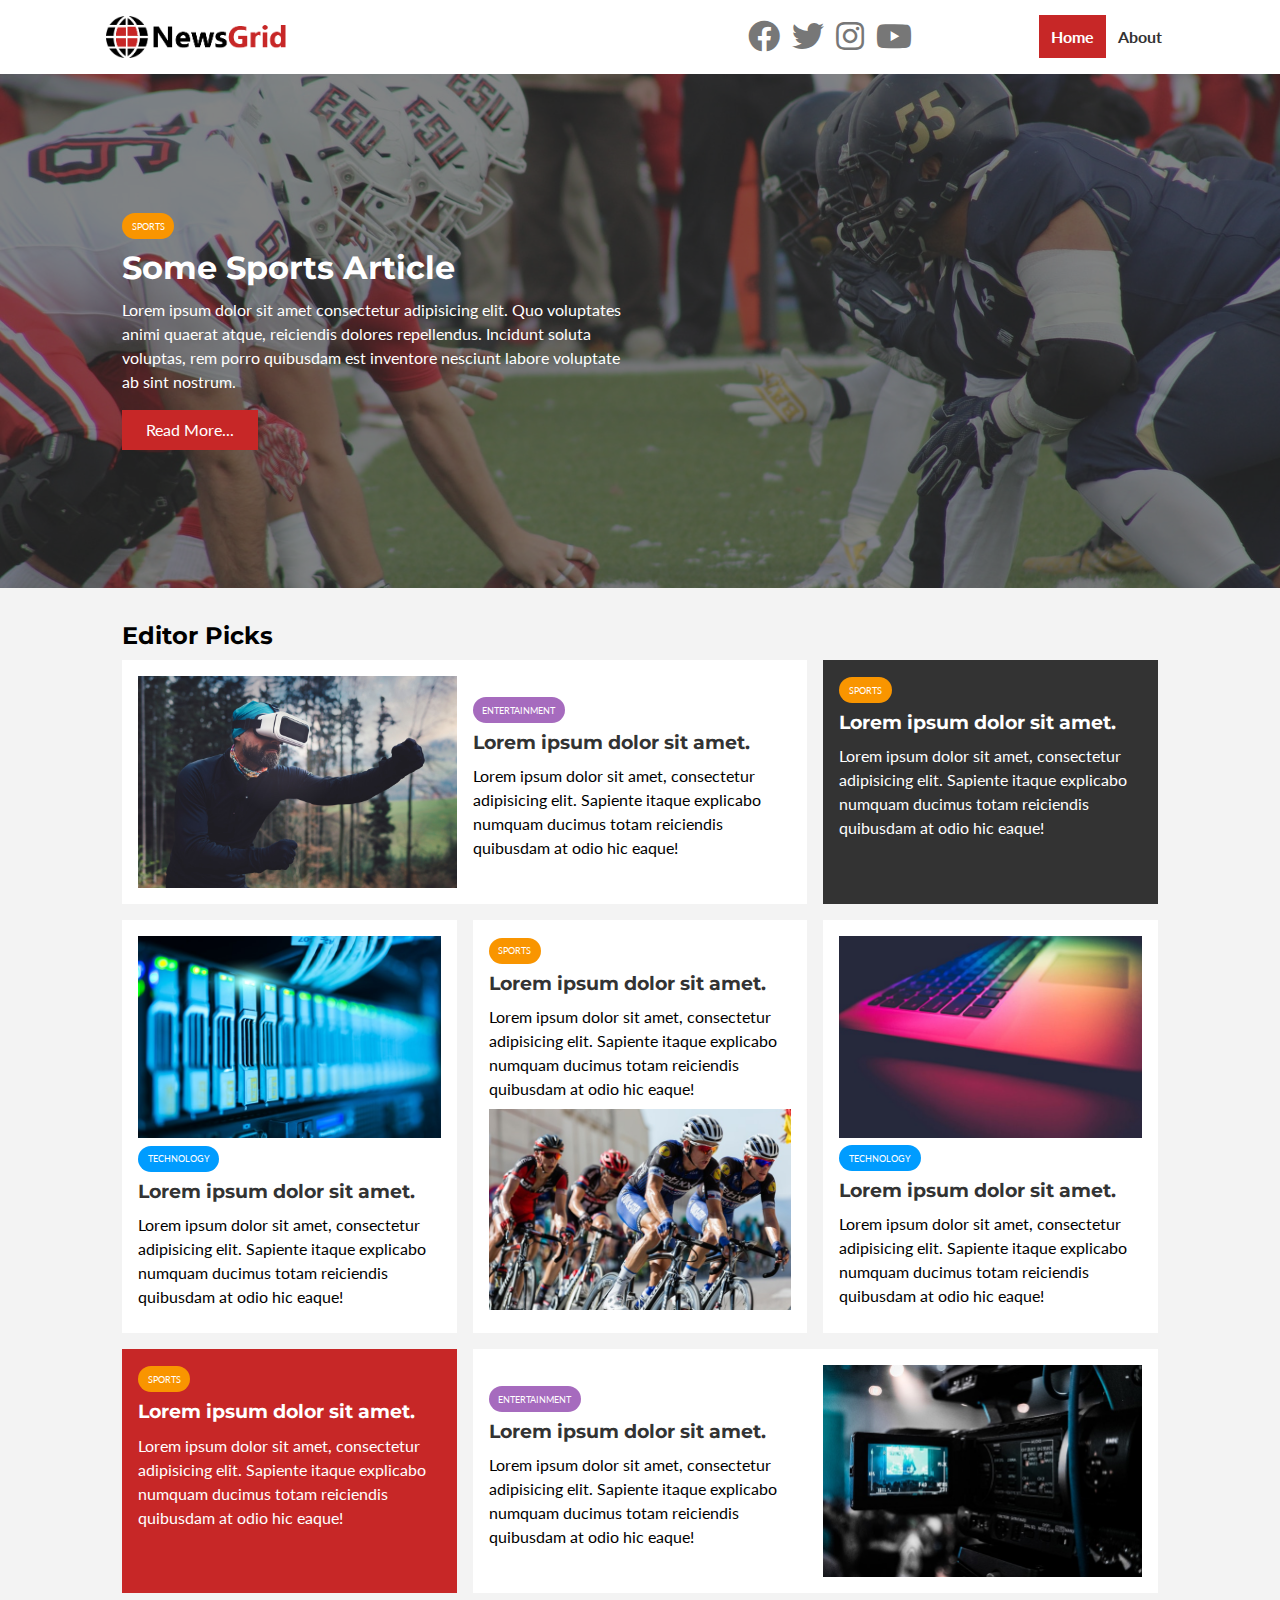
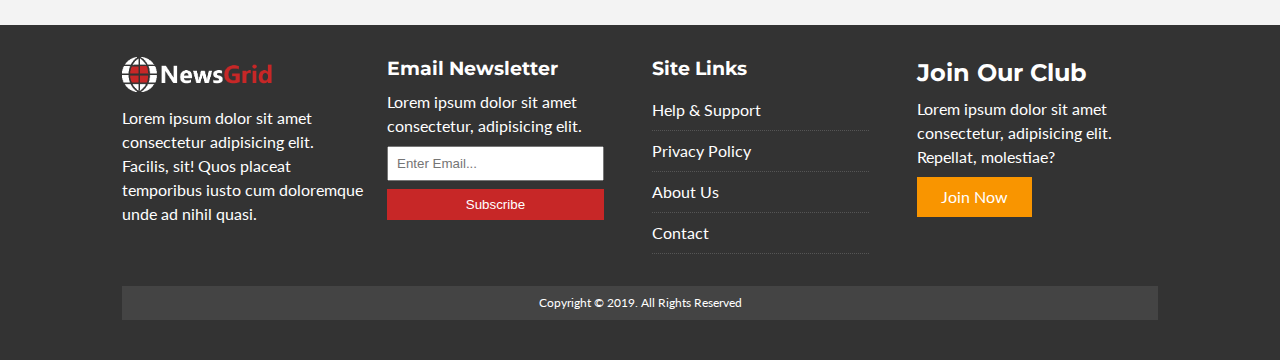
<file: index.html>
<!DOCTYPE html>
<html lang="en">
<head>
  <meta charset="UTF-8">
  <meta name="viewport" content="width=device-width, initial-scale=1.0">
  <meta http-equiv="X-UA-Compatible" content="ie=edge">
  <link rel="shortcut icon" href="http://example.com/favicon.ico" />
  <link href="https://cdnjs.cloudflare.com/ajax/libs/font-awesome/5.9.0/css/all.min.css" rel="stylesheet">
  <link href="https://fonts.googleapis.com/css?family=Lato|Montserrat&display=swap" rel="stylesheet">
  <link rel="stylesheet" href="css/style.css">
  <link rel="stylesheet" media="screen and (max-width: 768px)" href="css/mobile.css">
  <link rel="shortcut icon" type="image/x-icon" href="favicon.ico">
  <title>NewsGrid | Latest News</title>
</head>
<body>
  <nav id="main-nav">
    <div class="container">
      <img src="img/logo.png" alt="NewsGrid" class="logo">
      <div class="social">
        <a href="http://www.facebook.com" target="_blank"><i class="fab fa-facebook fa-2x"></i></a>
        <a href="http://www.twitter.com" target="_blank"><i class="fab fa-twitter fa-2x"></i></a>
        <a href="http://www.instagram.com" target="_blank"><i class="fab fa-instagram fa-2x"></i></a>
        <a href="http://www.youtube.com" target="_blank"><i class="fab fa-youtube fa-2x"></i></a>
      </div>
      <ul>
        <li><a href="index.html" class="current">Home</a></li>
        <li><a href="about.html">About</a></li>
      </ul>
    </div>
  </nav>

  <!--Showcase-->
  <header id="showcase">
    <div class="container">
      <div class="showcase-container">
        <div class="showcase-content">
          <div class="category category-sports">Sports</div>
          <h1>Some Sports Article</h1>
          <p>Lorem ipsum dolor sit amet consectetur adipisicing elit. Quo voluptates animi quaerat atque, reiciendis dolores repellendus. Incidunt soluta voluptas, rem porro quibusdam est inventore nesciunt labore voluptate ab sint nostrum.</p>
          <a href="article.html" class="btn btn-primary">Read More...</a>
        </div>
      </div>
    </div>
  </header>

  <!--Home Article-->
  <section id="home-articles" class="py-2">
    <div class="container">
      <h2>Editor Picks</h2>
      <div class="articles-container">
        <article class="card">
          <img src="img/articles/ent1.jpg" alt="article">
          <div>
            <div class="category category-ent">Entertainment</div>
            <h3><a href="article.html">Lorem ipsum dolor sit amet.</a></h3>
            <p>Lorem ipsum dolor sit amet, consectetur adipisicing elit. Sapiente itaque explicabo numquam ducimus totam reiciendis quibusdam at odio hic eaque!</p>
          </div>
        </article>
        <article class="card bg-dark">
          <div class="category category-sports">Sports</div>
          <h3><a href="article.html">Lorem ipsum dolor sit amet.</a></h3>
          <p>Lorem ipsum dolor sit amet, consectetur adipisicing elit. Sapiente itaque explicabo numquam ducimus totam reiciendis quibusdam at odio hic eaque!</p>
        </article>
        <article class="card">
          <img src="img/articles/tech1.jpg" alt="article">
          <div class="category category-tech">Technology</div>
          <h3><a href="article.html">Lorem ipsum dolor sit amet.</a></h3>
          <p>Lorem ipsum dolor sit amet, consectetur adipisicing elit. Sapiente itaque explicabo numquam ducimus totam reiciendis quibusdam at odio hic eaque!</p>
        </article>
        <article class="card">
          <div class="category category-sports">Sports</div>
          <h3><a href="article.html">Lorem ipsum dolor sit amet.</a></h3>
          <p>Lorem ipsum dolor sit amet, consectetur adipisicing elit. Sapiente itaque explicabo numquam ducimus totam reiciendis quibusdam at odio hic eaque!</p>
          <img src="img/articles/sports1.jpg" alt="article">
        </article>
        <article class="card">
          <img src="img/articles/tech2.jpg" alt="article">
          <div class="category category-tech">Technology</div>
          <h3><a href="article.html">Lorem ipsum dolor sit amet.</a></h3>
          <p>Lorem ipsum dolor sit amet, consectetur adipisicing elit. Sapiente itaque explicabo numquam ducimus totam reiciendis quibusdam at odio hic eaque!</p>
        </article>
        <article class="card bg-primary">
          <div class="category category-sports">Sports</div>
          <h3><a href="article.html">Lorem ipsum dolor sit amet.</a></h3>
          <p>Lorem ipsum dolor sit amet, consectetur adipisicing elit. Sapiente itaque explicabo numquam ducimus totam reiciendis quibusdam at odio hic eaque!</p>
        </article>
        <article class="card">
          <div>
            <div class="category category-ent">Entertainment</div>
            <h3><a href="article.html">Lorem ipsum dolor sit amet.</a></h3>
            <p>Lorem ipsum dolor sit amet, consectetur adipisicing elit. Sapiente itaque explicabo numquam ducimus totam reiciendis quibusdam at odio hic eaque!</p>
          </div>
          <img src="img/articles/ent2.jpg" alt="article">
        </article>
      </div>
    </div>
  </section>

  <!-- Footer -->
  <footer id="main-footer" class="py-2">
    <div class="container footer-container">
      <div>
        <img src="img/logo_light.png" alt="NewsGrid">
        <p>Lorem ipsum dolor sit amet consectetur adipisicing elit. Facilis, sit! Quos placeat temporibus iusto cum doloremque unde ad nihil quasi.</p>
      </div>
      <div>
        <h3>Email Newsletter</h3>
        <p>Lorem ipsum dolor sit amet consectetur, adipisicing elit.</p>
        <form>
          <input type="email" placeholder="Enter Email...">
          <input type="submit" value="Subscribe" class="btn btn-primary">
        </form>
      </div>
      <div>
        <h3>Site Links</h3>
        <ul class="list">
          <li><a href="#">Help & Support</a></li>
          <li><a href="#">Privacy Policy</a></li>
          <li><a href="#">About Us</a></li>
          <li><a href="#">Contact</a></li>
        </ul>
      </div>
      <div>
        <h2>Join Our Club</h2>
        <p>Lorem ipsum dolor sit amet consectetur, adipisicing elit. Repellat, molestiae?</p>
        <a href="#" class="btn btn-secondary">Join Now</a>
      </div>
      <p>Copyright &copy; 2019. All Rights Reserved</p>
    </div>
  </footer>
</body>
</html>
</file>
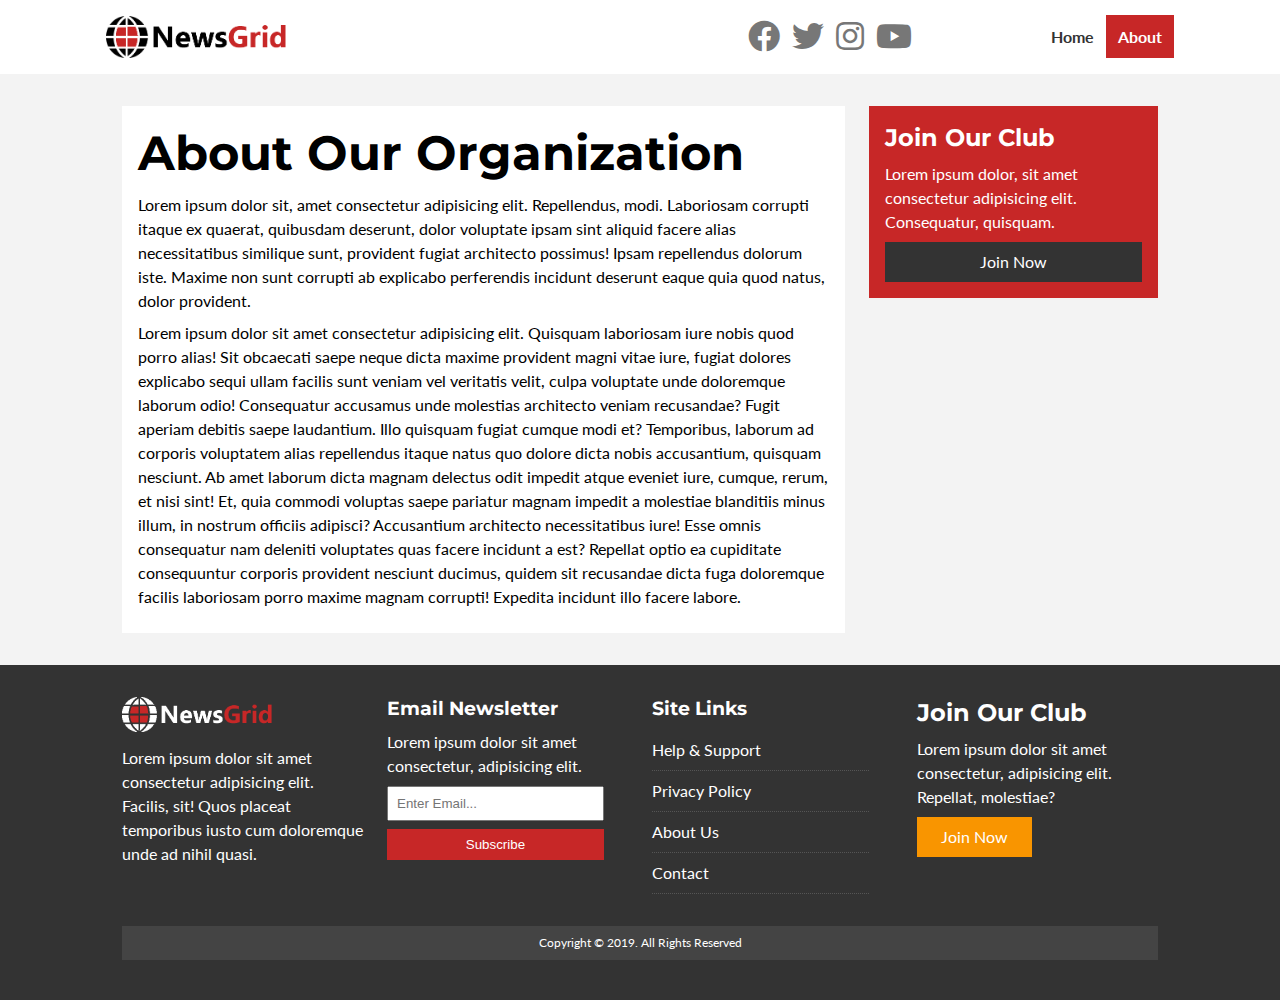
<file: about.html>
<!DOCTYPE html>
<html lang="en">
<head>
  <meta charset="UTF-8">
  <meta name="viewport" content="width=device-width, initial-scale=1.0">
  <meta http-equiv="X-UA-Compatible" content="ie=edge">
  <link rel="shortcut icon" href="http://example.com/favicon.ico" />
  <link href="https://cdnjs.cloudflare.com/ajax/libs/font-awesome/5.9.0/css/all.min.css" rel="stylesheet">
  <link href="https://fonts.googleapis.com/css?family=Lato|Montserrat&display=swap" rel="stylesheet">
  <link rel="stylesheet" href="css/style.css">
  <link rel="stylesheet" media="screen and (max-width: 768px)" href="css/mobile.css">
  <link rel="shortcut icon" type="image/x-icon" href="favicon.ico">
  <title>NewsGrid | About</title>
</head>
<body>
  <nav id="main-nav">
    <div class="container">
      <img src="img/logo.png" alt="NewsGrid" class="logo">
      <div class="social">
        <a href="http://www.facebook.com" target="_blank"><i class="fab fa-facebook fa-2x"></i></a>
        <a href="http://www.twitter.com" target="_blank"><i class="fab fa-twitter fa-2x"></i></a>
        <a href="http://www.instagram.com" target="_blank"><i class="fab fa-instagram fa-2x"></i></a>
        <a href="http://www.youtube.com" target="_blank"><i class="fab fa-youtube fa-2x"></i></a>
      </div>
      <ul>
        <li><a href="index.html">Home</a></li>
        <li><a href="about.html" class="current">About</a></li>
      </ul>
    </div>
  </nav>

  <section id="about">
    <div class="container">
      <div class="page-container">
        <article class="card">
          <h1 class="l-heading">About Our Organization</h1>
          <p>Lorem ipsum dolor sit, amet consectetur adipisicing elit. Repellendus, modi. Laboriosam corrupti itaque ex quaerat, quibusdam deserunt, dolor voluptate ipsam sint aliquid facere alias necessitatibus similique sunt, provident fugiat architecto possimus! Ipsam repellendus dolorum iste. Maxime non sunt corrupti ab explicabo perferendis incidunt deserunt eaque quia quod natus, dolor provident. </p>
          <p>Lorem ipsum dolor sit amet consectetur adipisicing elit. Quisquam laboriosam iure nobis quod porro alias! Sit obcaecati saepe neque dicta maxime provident magni vitae iure, fugiat dolores explicabo sequi ullam facilis sunt veniam vel veritatis velit, culpa voluptate unde doloremque laborum odio! Consequatur accusamus unde molestias architecto veniam recusandae? Fugit aperiam debitis saepe laudantium. Illo quisquam fugiat cumque modi et? Temporibus, laborum ad corporis voluptatem alias repellendus itaque natus quo dolore dicta nobis accusantium, quisquam nesciunt. Ab amet laborum dicta magnam delectus odit impedit atque eveniet iure, cumque, rerum, et nisi sint! Et, quia commodi voluptas saepe pariatur magnam impedit a molestiae blanditiis minus illum, in nostrum officiis adipisci? Accusantium architecto necessitatibus iure! Esse omnis consequatur nam deleniti voluptates quas facere incidunt a est? Repellat optio ea cupiditate consequuntur corporis provident nesciunt ducimus, quidem sit recusandae dicta fuga doloremque facilis laboriosam porro maxime magnam corrupti! Expedita incidunt illo facere labore.</p>
        </article>
        <aside class="card bg-primary">
          <h2>Join Our Club</h2>
          <p>Lorem ipsum dolor, sit amet consectetur adipisicing elit. Consequatur, quisquam.</p>
          <a href="#" class="btn btn-dark btn-block">Join Now</a>
        </aside>
      </div>
    </div>
  </section>
  

  <!-- Footer -->
  <footer id="main-footer" class="py-2">
    <div class="container footer-container">
      <div>
        <img src="img/logo_light.png" alt="NewsGrid">
        <p>Lorem ipsum dolor sit amet consectetur adipisicing elit. Facilis, sit! Quos placeat temporibus iusto cum doloremque unde ad nihil quasi.</p>
      </div>
      <div>
        <h3>Email Newsletter</h3>
        <p>Lorem ipsum dolor sit amet consectetur, adipisicing elit.</p>
        <form>
          <input type="email" placeholder="Enter Email...">
          <input type="submit" value="Subscribe" class="btn btn-primary">
        </form>
      </div>
      <div>
        <h3>Site Links</h3>
        <ul class="list">
          <li><a href="#">Help & Support</a></li>
          <li><a href="#">Privacy Policy</a></li>
          <li><a href="#">About Us</a></li>
          <li><a href="#">Contact</a></li>
        </ul>
      </div>
      <div>
        <h2>Join Our Club</h2>
        <p>Lorem ipsum dolor sit amet consectetur, adipisicing elit. Repellat, molestiae?</p>
        <a href="#" class="btn btn-secondary">Join Now</a>
      </div>
      <p>Copyright &copy; 2019. All Rights Reserved</p>
    </div>
  </footer>
</body>
</html>
</file>
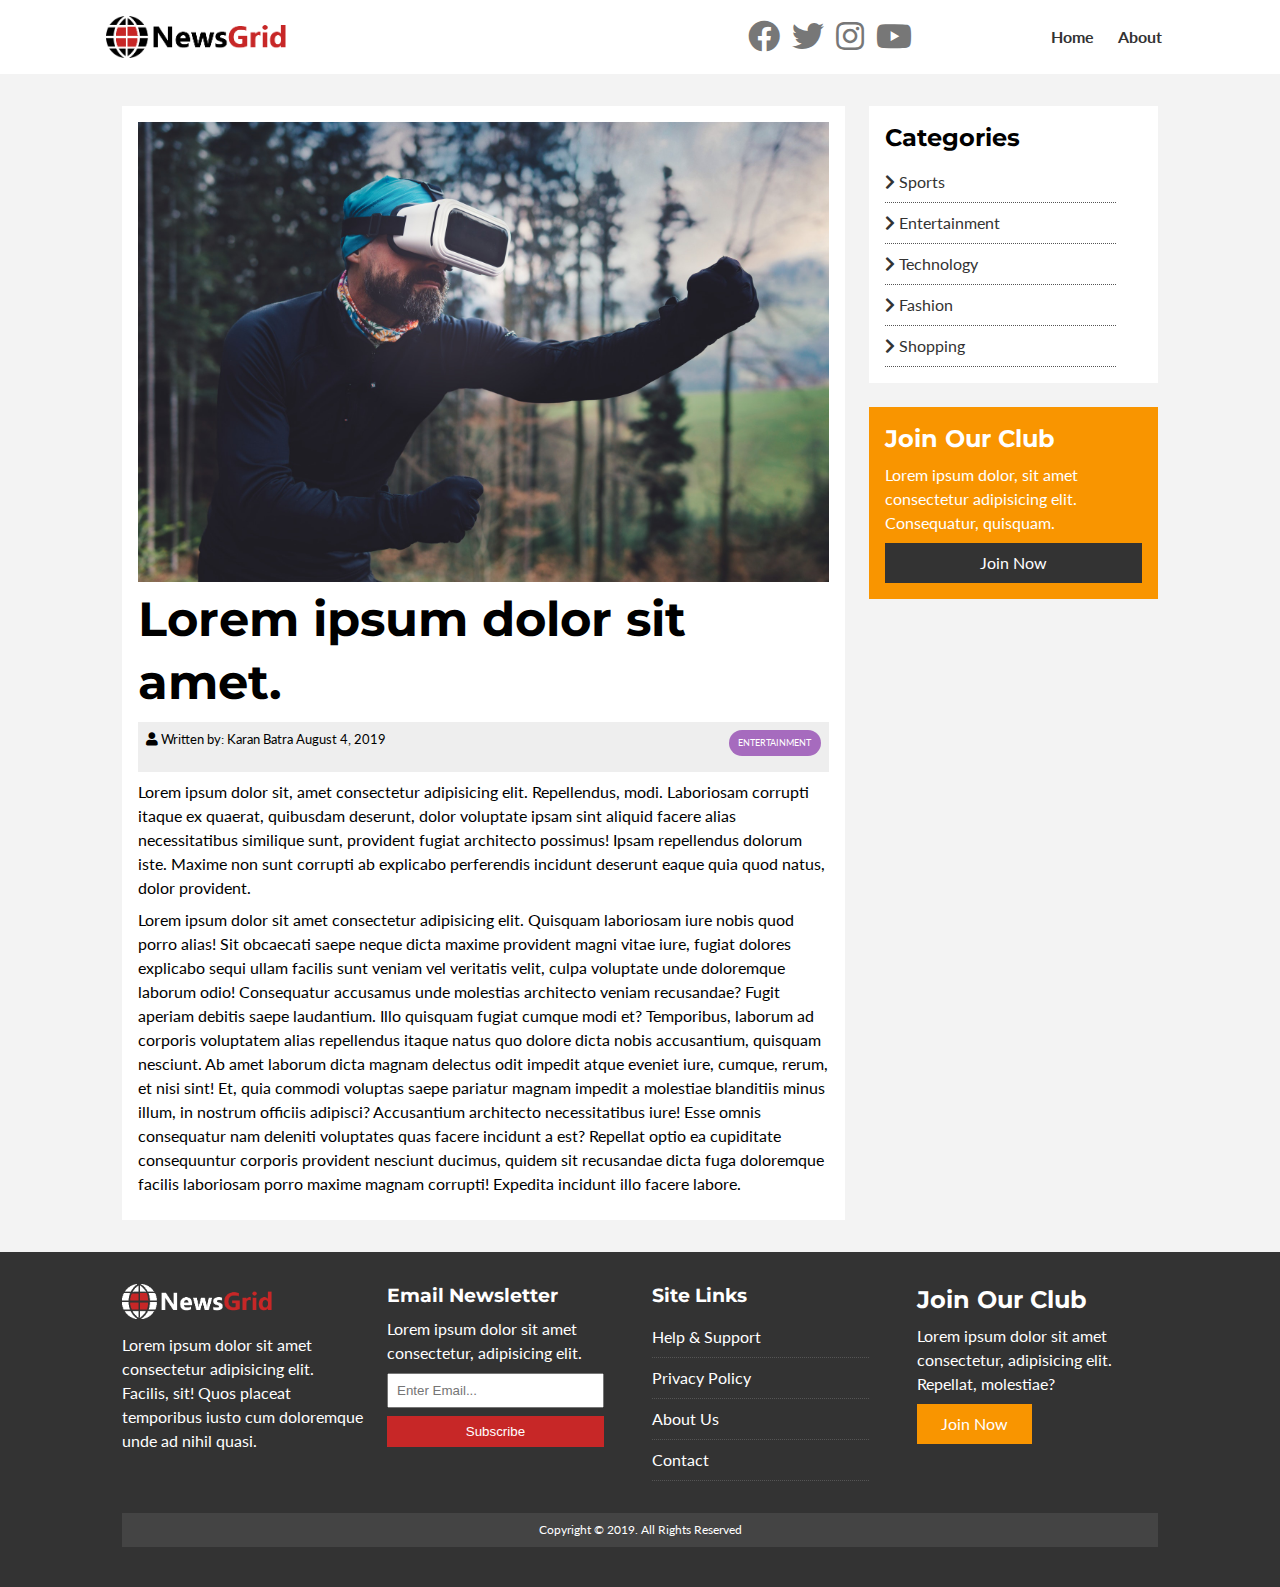
<file: article.html>
<!DOCTYPE html>
<html lang="en">
<head>
  <meta charset="UTF-8">
  <meta name="viewport" content="width=device-width, initial-scale=1.0">
  <meta http-equiv="X-UA-Compatible" content="ie=edge">
  <link rel="shortcut icon" href="http://example.com/favicon.ico" />
  <link href="https://cdnjs.cloudflare.com/ajax/libs/font-awesome/5.9.0/css/all.min.css" rel="stylesheet">
  <link href="https://fonts.googleapis.com/css?family=Lato|Montserrat&display=swap" rel="stylesheet">
  <link rel="stylesheet" href="css/style.css">
  <link rel="stylesheet" media="screen and (max-width: 768px)" href="css/mobile.css">
  <link rel="shortcut icon" type="image/x-icon" href="favicon.ico">
  <title>NewsGrid | Latest News</title>
</head>
<body>
  <nav id="main-nav">
    <div class="container">
      <img src="img/logo.png" alt="NewsGrid" class="logo">
      <div class="social">
        <a href="http://www.facebook.com" target="_blank"><i class="fab fa-facebook fa-2x"></i></a>
        <a href="http://www.twitter.com" target="_blank"><i class="fab fa-twitter fa-2x"></i></a>
        <a href="http://www.instagram.com" target="_blank"><i class="fab fa-instagram fa-2x"></i></a>
        <a href="http://www.youtube.com" target="_blank"><i class="fab fa-youtube fa-2x"></i></a>
      </div>
      <ul>
        <li><a href="index.html">Home</a></li>
        <li><a href="about.html">About</a></li>
      </ul>
    </div>
  </nav>

  <section id="article">
    <div class="container">
      <div class="page-container">
        <article class="card">
          <img src="img/articles/ent1.jpg" alt="">
          <h1 class="l-heading">Lorem ipsum dolor sit amet.</h1>
          <div class="meta">
            <small><i class="fas fa-user"></i> Written by: Karan Batra August 4, 2019</small>
            <div class="category category-ent">Entertainment</div>
          </div>
          <p>Lorem ipsum dolor sit, amet consectetur adipisicing elit. Repellendus, modi. Laboriosam corrupti itaque ex quaerat, quibusdam deserunt, dolor voluptate ipsam sint aliquid facere alias necessitatibus similique sunt, provident fugiat architecto possimus! Ipsam repellendus dolorum iste. Maxime non sunt corrupti ab explicabo perferendis incidunt deserunt eaque quia quod natus, dolor provident. </p>
          <p>Lorem ipsum dolor sit amet consectetur adipisicing elit. Quisquam laboriosam iure nobis quod porro alias! Sit obcaecati saepe neque dicta maxime provident magni vitae iure, fugiat dolores explicabo sequi ullam facilis sunt veniam vel veritatis velit, culpa voluptate unde doloremque laborum odio! Consequatur accusamus unde molestias architecto veniam recusandae? Fugit aperiam debitis saepe laudantium. Illo quisquam fugiat cumque modi et? Temporibus, laborum ad corporis voluptatem alias repellendus itaque natus quo dolore dicta nobis accusantium, quisquam nesciunt. Ab amet laborum dicta magnam delectus odit impedit atque eveniet iure, cumque, rerum, et nisi sint! Et, quia commodi voluptas saepe pariatur magnam impedit a molestiae blanditiis minus illum, in nostrum officiis adipisci? Accusantium architecto necessitatibus iure! Esse omnis consequatur nam deleniti voluptates quas facere incidunt a est? Repellat optio ea cupiditate consequuntur corporis provident nesciunt ducimus, quidem sit recusandae dicta fuga doloremque facilis laboriosam porro maxime magnam corrupti! Expedita incidunt illo facere labore.</p>
        </article>
        <aside id="catgories" class="card">
          <h2>Categories</h2>
          <ul class="list">
            <li><a href=""><i class="fas fa-chevron-right"></i> Sports</a></li>
            <li><a href=""><i class="fas fa-chevron-right"></i> Entertainment</a></li>
            <li><a href=""><i class="fas fa-chevron-right"></i> Technology</a></li>
            <li><a href=""><i class="fas fa-chevron-right"></i> Fashion</a></li>
            <li><a href=""><i class="fas fa-chevron-right"></i> Shopping</a></li>
          </ul>
        </aside>
        <aside class="card bg-secondary">
          <h2>Join Our Club</h2>
          <p>Lorem ipsum dolor, sit amet consectetur adipisicing elit. Consequatur, quisquam.</p>
          <a href="#" class="btn btn-dark btn-block">Join Now</a>
        </aside>
      </div>
    </div>
  </section>
  

  <!-- Footer -->
  <footer id="main-footer" class="py-2">
    <div class="container footer-container">
      <div>
        <img src="img/logo_light.png" alt="NewsGrid">
        <p>Lorem ipsum dolor sit amet consectetur adipisicing elit. Facilis, sit! Quos placeat temporibus iusto cum doloremque unde ad nihil quasi.</p>
      </div>
      <div>
        <h3>Email Newsletter</h3>
        <p>Lorem ipsum dolor sit amet consectetur, adipisicing elit.</p>
        <form>
          <input type="email" placeholder="Enter Email...">
          <input type="submit" value="Subscribe" class="btn btn-primary">
        </form>
      </div>
      <div>
        <h3>Site Links</h3>
        <ul class="list">
          <li><a href="#">Help & Support</a></li>
          <li><a href="#">Privacy Policy</a></li>
          <li><a href="#">About Us</a></li>
          <li><a href="#">Contact</a></li>
        </ul>
      </div>
      <div>
        <h2>Join Our Club</h2>
        <p>Lorem ipsum dolor sit amet consectetur, adipisicing elit. Repellat, molestiae?</p>
        <a href="#" class="btn btn-secondary">Join Now</a>
      </div>
      <p>Copyright &copy; 2019. All Rights Reserved</p>
    </div>
  </footer>
</body>
</html>
</file>
<file: css/style.css>
:root{
  --primary-color: #c72727;
  --secondary-color: #f99500;
  --light-color: #f3f3f3;
  --dark-color: #333;
  --max-width: 1100px;
}

.category{
  --sports-color: #f99500;
  --ent-color: #a66bbe;
  --tech-color: #009cff;
}

*{
  margin: 0;
  padding: 0;
  box-sizing: border-box;
}

body{
  font-family: 'Lato', sans-serif;
  line-height: 1.5;
  background: var(--light-color);
}

a {
  color: #333;
  text-decoration: none;
}

ul{
  list-style: none;
}

p {
  margin: .5rem 0;
}
img{
  width: 100%;
  object-fit: cover;
}

h1, h2, h3, h4, h5, h6{
  font-family: 'Montserrat', cursive;
  margin-bottom: .55rem;
  line-height: 1.3;
}

/* Utility */
.container{
  max-width: var(--max-width);
  margin: auto;
  padding: 0 2rem;
  overflow: hidden;
}

.category {
  display: inline-block;
  color: #fff;
  font-size: .55rem;
  text-transform: uppercase;
  padding: 0.4rem 0.6rem;
  border-radius: 15px;
  margin-bottom: .5rem;
}

.category-sports{ background: var(--sports-color);}
.category-ent{ background: var(--ent-color);}
.category-tech{ background: var(--tech-color);}

.btn{
  display: inline-block;
  border: none;
  background: var(--dark-color);
  color: #fff;
  padding: .5rem 1.5rem;
}

.btn-light{ background: var(--light-color)}
.btn-primary{ background: var(--primary-color)}
.btn-secondary{ background: var(--secondary-color)}

.btn:hover{
  opacity: 0.9;
}

.btn-block{
  display: block;
  width: 100%;
  text-align: center;
}

.card{
  background: #fff;
  padding: 1rem;
}

.bg-dark{ 
  background: var(--dark-color);
  color: #fff;
}
.bg-primary{ 
  background: var(--primary-color);
  color: #fff;
}
.bg-secondary{ 
  background: var(--secondary-color);
  color: #fff;
}

.bg-dark h1,
.bg-dark h2, 
.bg-dark h3, 
.bg-dark a, 
.bg-primary h1,
.bg-primary h2, 
.bg-primary h3, 
.bg-primary a, 
.bg-secondary h1,
.bg-secondary h2, 
.bg-secondary h3, 
.bg-secondary a {
  color: #fff;
}

.py-1{ padding: 1.5rem 0; }
.py-2{ padding: 2rem 0; }
.py-3{ padding: 3rem 0; }
.p-1{ padding: 1.5rem; }
.p-2{ padding: 2rem; }
.p-3{ padding: 3rem; }

.l-heading{
  font-size: 3rem;
}

.list li{
  padding: 0.5rem 0;
  border-bottom: #555 dotted 1px;
  width: 90%;
}

.list li a:hover{
  color: var(--primary-color) !important;
}

/*Inner Page Grid Container*/
.page-container{
  display: grid;
  grid-template-columns: 5fr 2fr;
  margin: 2rem 0;
  grid-gap: 1.5rem;
}

.page-container > *:first-child{
  grid-row: 1 / span 3;
}

/* Nav */
#main-nav{
  background: #fff;
  position: sticky;
  top: 0;
  z-index: 2;
}

#main-nav .container{
  display: grid;
  grid-template-columns: 6fr 3fr 2fr;
  padding: 1rem;
  align-items: center;
}

#main-nav .logo{
  width: 180px;
}

#main-nav ul{
  display: flex;
  justify-self: end;
}

#main-nav ul li a{
  padding: .75rem;
  font-weight: bold;
}

#main-nav ul li a.current{
  background: var(--primary-color);
  color: #fff;
}

#main-nav ul li a:hover{
  background: var(--light-color);
  color: var(--dark-color);
}

#main-nav .social{
  justify-self: center;
}

#main-nav .social i {
  color: #777;
  margin-right: 0.5rem;
}

/* Showcase */

#showcase{
  color: #fff;
  background: var(--dark-color);
  padding: 2rem;
  position: relative;
}

#showcase::before{
  content: '';
  background: url('../img/featured.jpg') no-repeat center center/cover;
  position: absolute;
  top: 0;
  left: 0;
  width: 100%;
  height: 100%;
  opacity: 0.4;
}

#showcase .showcase-container{
  display: grid;
  grid-template-columns: repeat(2, 1fr);
  justify-content: center;
  align-items: center;
  height: 50vh;
}

#showcase .showcase-content{
  z-index: 1;
}

#showcase .showcase-content p{
  margin-bottom: 1rem;
}


/* Home articles */
#home-articles .articles-container {
  display: grid;
  grid-template-columns: repeat(3, 1fr);
  grid-gap: 1rem;
}
 
#home-articles .articles-container > *:first-child,
#home-articles .articles-container > *:last-child{
  display: grid;
  grid-template-columns: repeat(2, 1fr);
  grid-gap: 1rem;
  align-items: center;
  grid-column: 1 / span 2;
} 


#home-articles .articles-container > *:last-child{
  grid-column: 2 / span 2;
} 


#article .meta{
  display: flex;
  justify-content: space-between;
  align-content: center;
  background: #eee;
  padding: 0.5rem;
}

#article .meta .category{
  padding-top: 0.4rem;
}

/*Footer*/
#main-footer{
  background: var(--dark-color);
  color: #fff;
}

#main-footer img{
  width: 150px; 
}

#main-footer a {
  color: #fff;
}

#main-footer .footer-container{
  display: grid;
  grid-template-columns: repeat(4, 1fr);
  grid-gap: 1.5rem;
}

#main-footer .footer-container > *:last-child{
  background: #444;
  grid-column: 1 / span 4;
  padding: .5rem;
  text-align: center;
  font-size: 0.75rem;
}

#main-footer .footer-container input[type="email"]{
  width: 90%;
  padding: 0.5rem;
  margin-bottom: 0.5rem;
}

#main-footer .footer-container input[type="submit"]{
  width: 90%;
}
</file>
<file: css/mobile.css>
.l-heading{
  font-size: 2rem;
}
/*Navigation*/
#main-nav .social{
  display: none;
}

#main-nav .container{
  grid-template-columns: 1fr;
  grid-gap: 1.2rem;
}

#main-nav ul,
#main-nav .logo {
  justify-self: center;
}

#main-nav ul li a{
  padding: .5rem;
}

#home-articles .articles-container{
  grid-template-columns: repeat(2, 1fr);
}

#home-articles .articles-container > *:first-child,
#home-articles .articles-container > *:last-child{
  grid-template-columns: 1fr;
  grid-column: 1;
}

@media(max-width: 600px){
  /*Stack Grid Items*/
  #showcase .showcase-container,
  #home-articles .articles-container,
  #main-footer .footer-container {
    grid-template-columns: 1fr;
  }

  #main-footer .footer-container > *:last-child{
    grid-column: 1;
  }

  #main-footer .footer-container > :nth-child(1),
  #main-footer .footer-container > *:nth-child(2) {
    border-bottom: #444 dotted 1px;
    padding-bottom: 1rem;
  }

  .page-container{
    grid-template-columns: 1fr;
    text-align: center;
  }

  .page-container > *:first-child{
    grid-row: 1;
  }
}
</file>
